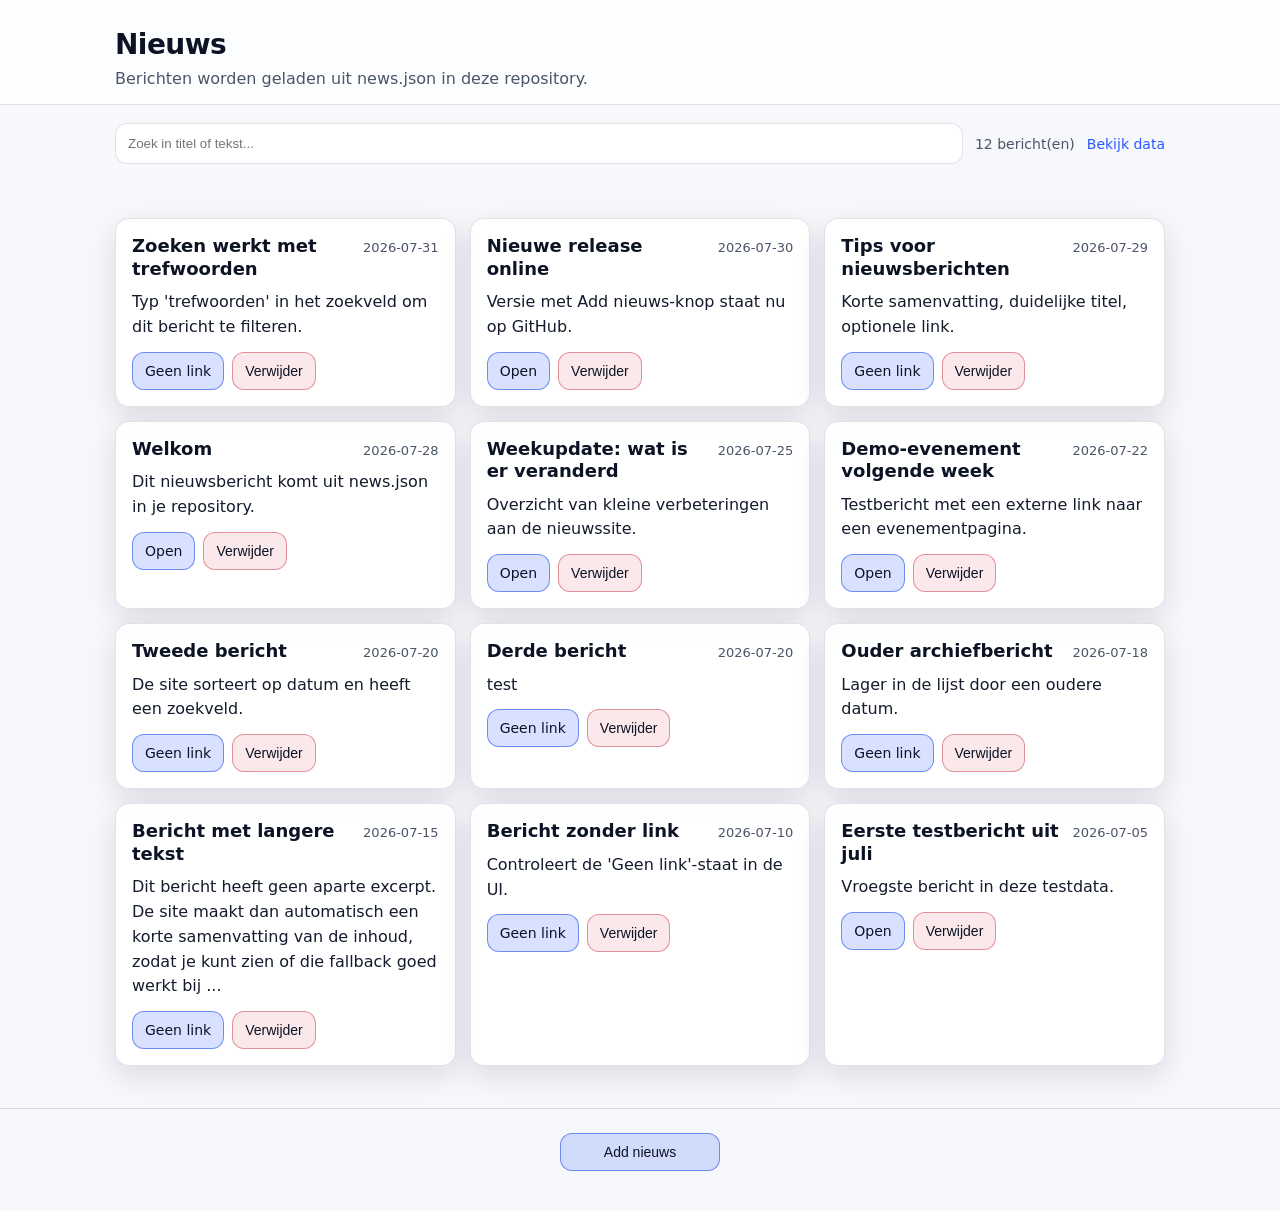
<file: git-web1/index.html>
<!doctype html>
<html lang="nl">
  <head>
    <meta charset="utf-8" />
    <meta name="viewport" content="width=device-width, initial-scale=1" />
    <title>Nieuws</title>
    <link rel="stylesheet" href="./news-site/style.css" />
  </head>
  <body>
    <div id="news-site-root"></div>
    <script src="./news-site/app.js" defer></script>
  </body>
</html>
</file>
<file: git-web1/news-site/style.css>
:root {
  color-scheme: light dark;
  --bg: #0b0f17;
  --panel: #101827;
  --text: #e8eefc;
  --muted: #aab6d3;
  --border: rgba(255, 255, 255, 0.12);
  --accent: #7aa2ff;
  --shadow: rgba(0, 0, 0, 0.25);
  --radius: 14px;
}

@media (prefers-color-scheme: light) {
  :root {
    --bg: #f7f8fc;
    --panel: #ffffff;
    --text: #0b1324;
    --muted: #4b5568;
    --border: rgba(11, 19, 36, 0.12);
    --accent: #2b59ff;
    --shadow: rgba(11, 19, 36, 0.12);
  }
}

* {
  box-sizing: border-box;
}

body {
  margin: 0;
  font-family: ui-sans-serif, system-ui, -apple-system, Segoe UI, Roboto, Helvetica, Arial;
  background: var(--bg);
  color: var(--text);
}

.container {
  width: min(1050px, calc(100% - 32px));
  margin: 0 auto;
}

.header {
  padding: 28px 0 16px;
  border-bottom: 1px solid var(--border);
  background: color-mix(in srgb, var(--panel) 70%, transparent);
}

.title {
  margin: 0;
  font-size: 28px;
  letter-spacing: -0.02em;
}

.subtitle {
  margin: 8px 0 0;
  color: var(--muted);
}

.toolbar {
  margin: 18px 0 20px;
  display: flex;
  gap: 12px;
  align-items: center;
  justify-content: space-between;
  flex-wrap: wrap;
}

.search {
  flex: 1 1 340px;
}

input[type="search"] {
  width: 100%;
  border: 1px solid var(--border);
  background: color-mix(in srgb, var(--panel) 92%, transparent);
  color: var(--text);
  padding: 12px;
  border-radius: 12px;
  outline: none;
}

.meta {
  display: flex;
  align-items: center;
  gap: 12px;
}

.count {
  color: var(--muted);
  font-size: 14px;
}

.link {
  color: var(--accent);
  text-decoration: none;
  font-size: 14px;
}

.status {
  min-height: 24px;
  color: var(--muted);
  font-size: 14px;
  margin-bottom: 10px;
}

.grid {
  display: grid;
  gap: 14px;
  grid-template-columns: repeat(12, 1fr);
  padding-bottom: 34px;
}

.card {
  grid-column: span 12;
  border: 1px solid var(--border);
  background: color-mix(in srgb, var(--panel) 90%, transparent);
  border-radius: var(--radius);
  padding: 16px;
  box-shadow: 0 10px 30px var(--shadow);
}

@media (min-width: 720px) {
  .card {
    grid-column: span 6;
  }
}

@media (min-width: 1020px) {
  .card {
    grid-column: span 4;
  }
}

.card-top {
  display: flex;
  gap: 12px;
  align-items: baseline;
  justify-content: space-between;
}

.card-title {
  margin: 0;
  font-size: 18px;
  line-height: 1.25;
}

.card-date {
  margin: 0;
  font-size: 13px;
  color: var(--muted);
  white-space: nowrap;
}

.card-excerpt {
  margin: 10px 0 12px;
  color: color-mix(in srgb, var(--text) 88%, var(--muted));
  line-height: 1.55;
}

.button {
  display: inline-flex;
  align-items: center;
  justify-content: center;
  border-radius: 12px;
  padding: 10px 12px;
  border: 1px solid var(--border);
  text-decoration: none;
  color: var(--text);
  background: transparent;
  font-size: 14px;
}

.button-primary {
  border-color: color-mix(in srgb, var(--accent) 55%, var(--border));
  background: color-mix(in srgb, var(--accent) 18%, transparent);
}

.button-danger {
  border-color: color-mix(in srgb, #e35d6a 55%, var(--border));
  background: color-mix(in srgb, #e35d6a 14%, transparent);
  cursor: pointer;
}

.card-actions {
  display: flex;
  flex-wrap: wrap;
  gap: 8px;
  align-items: center;
}

.sr-only {
  position: absolute;
  width: 1px;
  height: 1px;
  padding: 0;
  margin: -1px;
  overflow: hidden;
  clip: rect(0, 0, 0, 0);
  border: 0;
}

.footer {
  border-top: 1px solid var(--border);
  padding: 24px 0 40px;
  margin-top: 8px;
}

.footer-inner {
  display: flex;
  justify-content: center;
}

.footer .button {
  min-width: 160px;
  cursor: pointer;
}

.dialog {
  border: 1px solid var(--border);
  border-radius: var(--radius);
  background: var(--panel);
  color: var(--text);
  padding: 0;
  width: min(480px, calc(100% - 32px));
  box-shadow: 0 20px 50px var(--shadow);
}

.dialog::backdrop {
  background: rgba(0, 0, 0, 0.45);
}

.dialog-form {
  display: grid;
  gap: 12px;
  padding: 20px;
}

.dialog-title {
  margin: 0 0 4px;
  font-size: 20px;
}

.field {
  display: grid;
  gap: 6px;
  font-size: 14px;
  color: var(--muted);
}

.field input,
.field textarea {
  width: 100%;
  border: 1px solid var(--border);
  background: color-mix(in srgb, var(--panel) 92%, transparent);
  color: var(--text);
  padding: 10px 12px;
  border-radius: 12px;
  outline: none;
  font: inherit;
  resize: vertical;
}

.dialog-actions {
  display: flex;
  justify-content: flex-end;
  gap: 10px;
  margin-top: 4px;
}

.dialog-actions .button {
  cursor: pointer;
}
</file>
